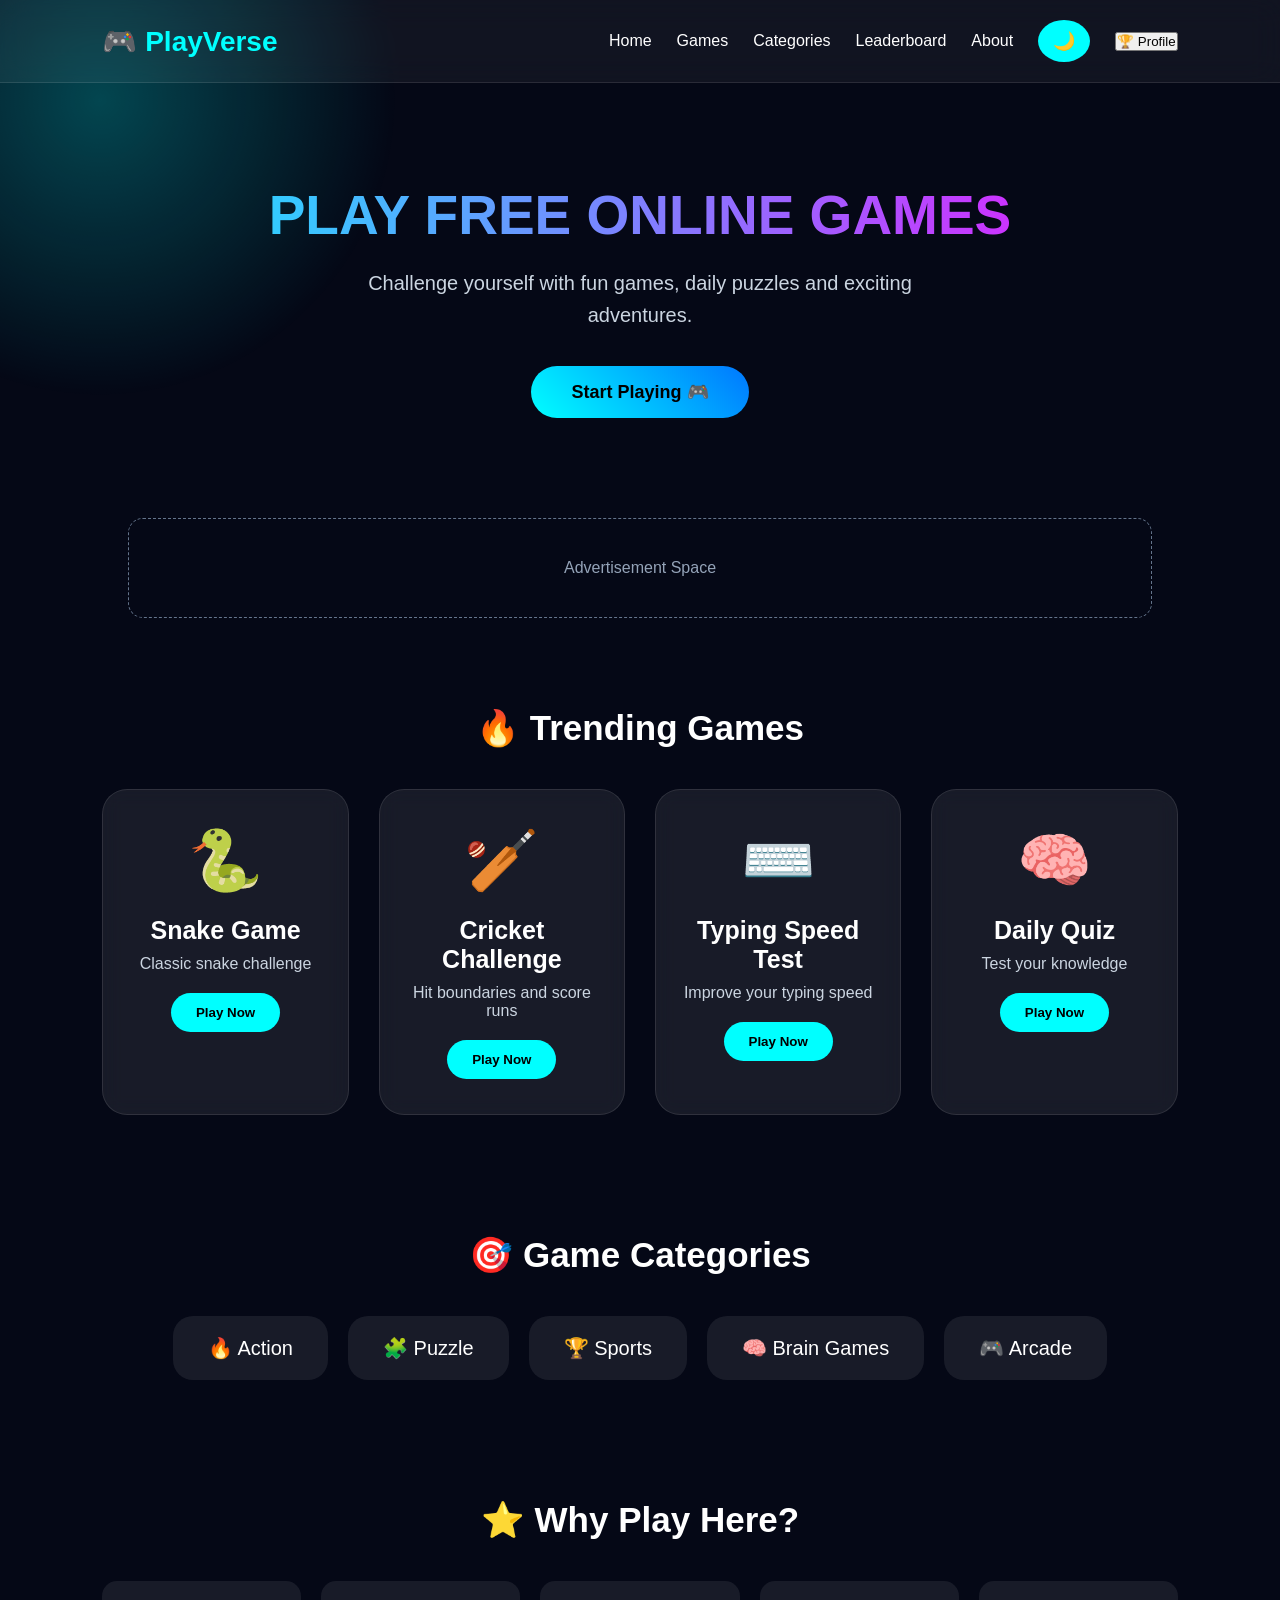
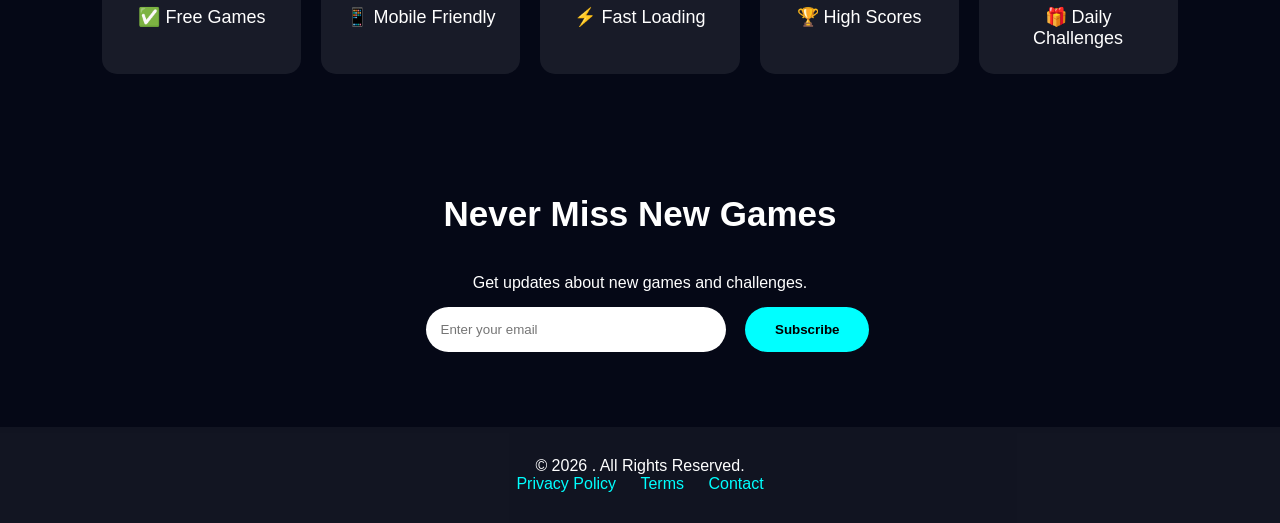
<file: index.html>
<!DOCTYPE html>
<html lang="en">

<head>

<meta charset="UTF-8">
<meta name="viewport" content="width=device-width, initial-scale=1.0">

<title>PlayVerse - Free Online Games</title>

<meta name="description" content="Play free online games including puzzles, arcade, sports, brain games and daily challenges.">

<meta name="keywords" content="free online games, browser games, puzzle games, arcade games, cricket games">

<link rel="stylesheet" href="css/style.css">

</head>


<body>


<!-- HEADER -->

<header>

<div class="logo">
🎮 PlayVerse
</div>


<nav>

<a href="#">Home</a>
<a href="#games">Games</a>
<a href="#categories">Categories</a>
<a href="#">Leaderboard</a>
<a href="#">About</a>

<button id="themeToggle">
🌙
</button>

  <a href="profile/index.html">

<button>
🏆 Profile
</button>

</a>

</nav>


</header>



<!-- HERO SECTION -->


<section class="hero">


<h1>
PLAY FREE ONLINE GAMES
</h1>


<p>
Challenge yourself with fun games,
daily puzzles and exciting adventures.
</p>


<button class="play-btn">
Start Playing 🎮
</button>


</section>




<!-- ADVERTISEMENT AREA -->


<div class="ad-box">

Advertisement Space

</div>





<!-- TRENDING GAMES -->


<section id="games">


<h2>
🔥 Trending Games
</h2>



<div class="game-container">



<div class="game-card">

<div class="game-icon">
🐍
</div>

<h3>
Snake Game
</h3>

<p>
Classic snake challenge
</p>

<a href="snake/index.html">
<button>
Play Now
</button>
</a>

</div>




<div class="game-card">

<div class="game-icon">
🏏
</div>

<h3>
Cricket Challenge
</h3>

<p>
Hit boundaries and score runs
</p>

<a href="cricket/index.html">

<button>
Play Now
</button>

</a>

</div>





<div class="game-card">

<div class="game-icon">
⌨️
</div>

<h3>
Typing Speed Test
</h3>

<p>
Improve your typing speed
</p>

<a href="typing/index.html">

<button>
Play Now
</button>

</a>

</div>





<div class="game-card">

<div class="game-icon">
🧠
</div>

<h3>
Daily Quiz
</h3>

<p>
Test your knowledge
</p>

<a href="quiz/index.html">

<button>
Play Now
</button>

</a>

</div>



</div>


</section>






<!-- CATEGORIES -->


<section id="categories">


<h2>
🎯 Game Categories
</h2>



<div class="category-container">


<div class="category-card">
🔥 Action
</div>


<div class="category-card">
🧩 Puzzle
</div>


<div class="category-card">
🏆 Sports
</div>


<div class="category-card">
🧠 Brain Games
</div>


<div class="category-card">
🎮 Arcade
</div>


</div>


</section>







<!-- FEATURES -->


<section class="features">


<h2>
⭐ Why Play Here?
</h2>



<div class="feature-container">


<div>
✅ Free Games
</div>


<div>
📱 Mobile Friendly
</div>


<div>
⚡ Fast Loading
</div>


<div>
🏆 High Scores
</div>


<div>
🎁 Daily Challenges
</div>


</div>


</section>







<!-- NEWSLETTER -->


<section class="newsletter">


<h2>
Never Miss New Games
</h2>


<p>
Get updates about new games and challenges.
</p>


<input type="email" placeholder="Enter your email">


<button>
Subscribe
</button>


</section>








<!-- FOOTER -->


<footer>


<p>
© 2026 . All Rights Reserved.
</p>


<div>

<a href="#">
Privacy Policy
</a>


<a href="#">
Terms
</a>


<a href="#">
Contact
</a>


</div>


</footer>





<script src="js/script.js"></script>


</body>

</html>
</file>
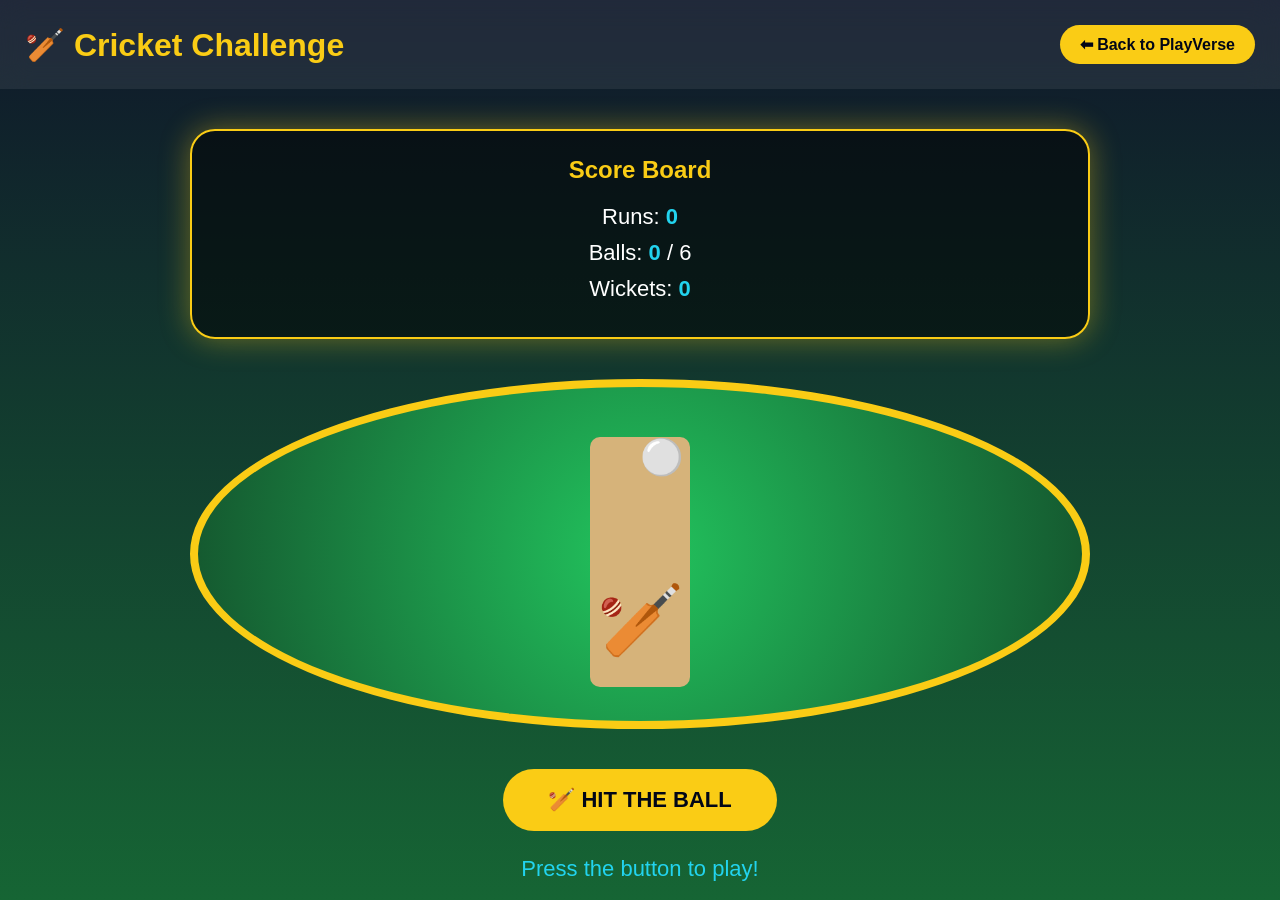
<file: cricket/index.html>
<!DOCTYPE html>
<html lang="en">

<head>

<meta charset="UTF-8">

<meta name="viewport" content="width=device-width, initial-scale=1.0">


<title>Cricket Game - PlayVerse</title>


<meta name="description" content="Play a free online cricket game. Hit sixes, score runs and beat your high score.">


<link rel="stylesheet" href="style.css">


</head>


<body>


<header>


<h1>
🏏 Cricket Challenge
</h1>


<a href="../index.html">
⬅ Back to PlayVerse
</a>


</header>





<section class="stadium">


<div class="scoreboard">


<h2>
Score Board
</h2>


<p>
Runs:
<span id="runs">
0
</span>
</p>


<p>
Balls:
<span id="balls">
0
</span>
/
6
</p>


<p>
Wickets:
<span id="wickets">
0
</span>
</p>


</div>





<div class="ground">


<div class="player">

🏏

</div>


<div class="ball">

⚪

</div>


</div>





<button id="batButton">

🏏 HIT THE BALL

</button>





<div id="message">

Press the button to play!

</div>



</section>






<script src="script.js"></script>


</body>

</html>
</file>
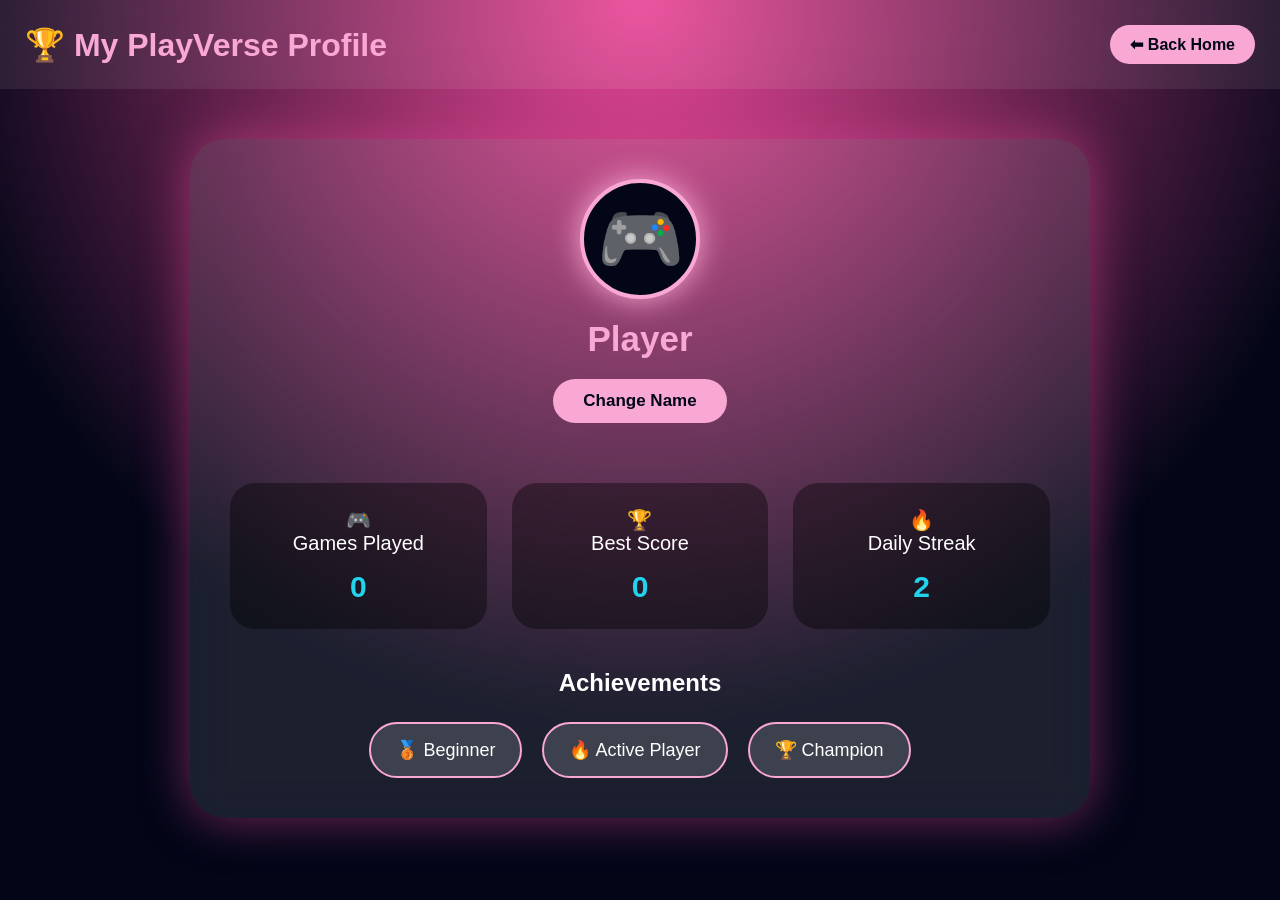
<file: profile/index.html>
<!DOCTYPE html>

<html lang="en">

<head>


<meta charset="UTF-8">


<meta name="viewport" content="width=device-width, initial-scale=1.0">


<title>Player Profile - PlayVerse</title>


<meta name="description" content="View your PlayVerse gaming profile, scores and achievements.">


<link rel="stylesheet" href="style.css">


</head>


<body>



<header>


<h1>
🏆 My PlayVerse Profile
</h1>


<a href="../index.html">
⬅ Back Home
</a>


</header>





<section class="profile-box">


<div class="avatar">
🎮
</div>



<h2 id="playerName">
Player
</h2>



<button id="changeName">

Change Name

</button>





<div class="stats">


<div>

🎮
<br>

Games Played

<h2 id="gamesPlayed">
0
</h2>

</div>



<div>

🏆
<br>

Best Score

<h2 id="bestScore">
0
</h2>

</div>




<div>

🔥
<br>

Daily Streak

<h2 id="streak">
0
</h2>

</div>


</div>






<h2>
Achievements
</h2>



<div id="badges">


<div class="badge">
🥉 Beginner
</div>


<div class="badge">
🔥 Active Player
</div>


<div class="badge">
🏆 Champion
</div>


</div>




</section>






<script src="script.js"></script>


</body>

</html>
</file>
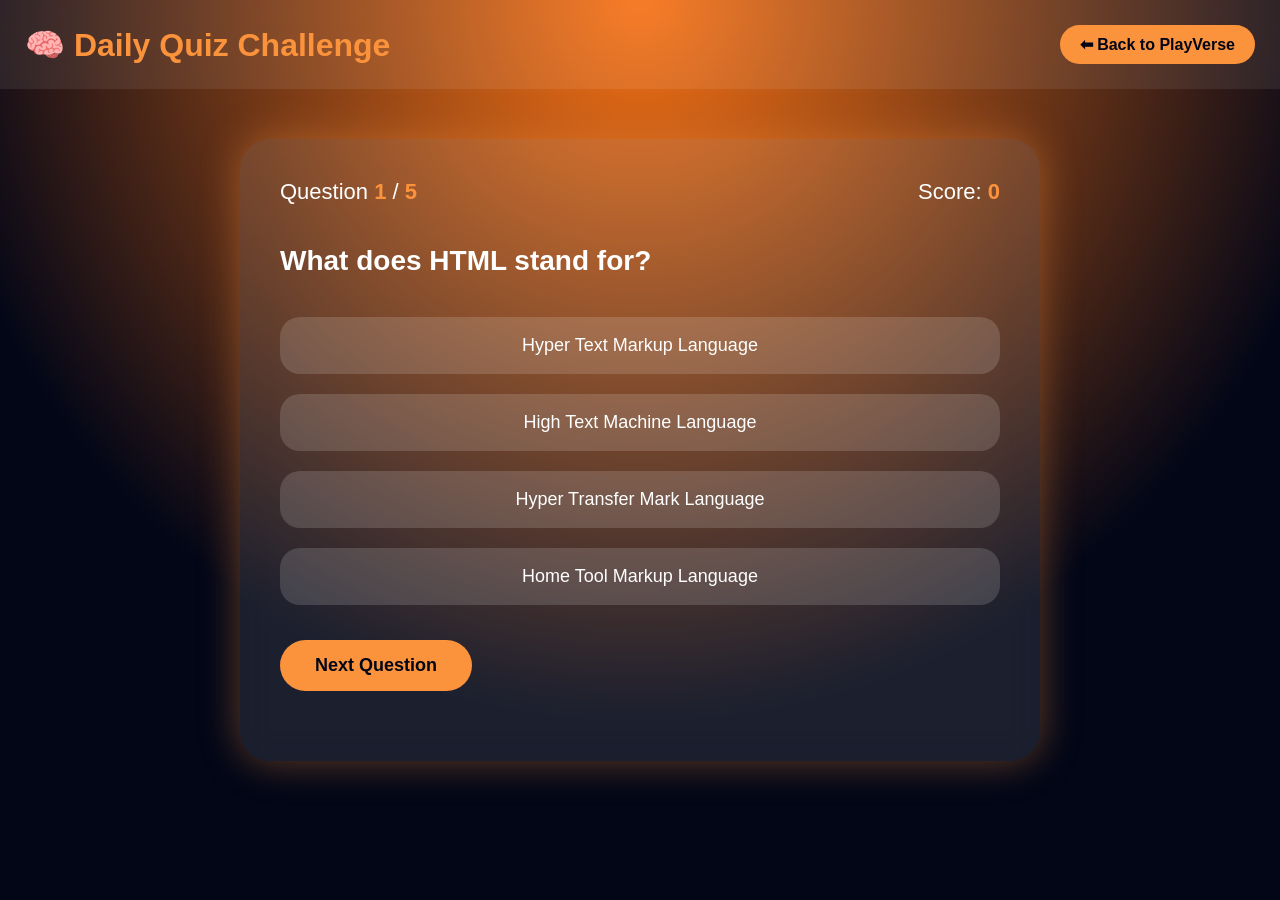
<file: quiz/index.html>
<!DOCTYPE html>
<html lang="en">

<head>

<meta charset="UTF-8">

<meta name="viewport" content="width=device-width, initial-scale=1.0">

<title>Daily Quiz Game - PlayVerse</title>

<meta name="description" content="Play daily quiz games and test your knowledge.">

<link rel="stylesheet" href="style.css">

</head>


<body>


<header>


<h1>
🧠 Daily Quiz Challenge
</h1>


<a href="../index.html">
⬅ Back to PlayVerse
</a>


</header>





<div class="quiz-container">



<div class="quiz-header">


<div>
Question

<span id="questionNumber">
1
</span>
/
<span id="totalQuestions">
5
</span>

</div>



<div>

Score:

<span id="score">
0
</span>

</div>


</div>







<h2 id="question">

Loading Question...

</h2>







<div id="options">


<button class="option">
Option 1
</button>


<button class="option">
Option 2
</button>


<button class="option">
Option 3
</button>


<button class="option">
Option 4
</button>


</div>






<button id="nextBtn">

Next Question

</button>






<div id="result">


</div>





<button id="restartBtn">

Play Again

</button>



</div>






<script src="script.js"></script>


</body>

</html>
</file>
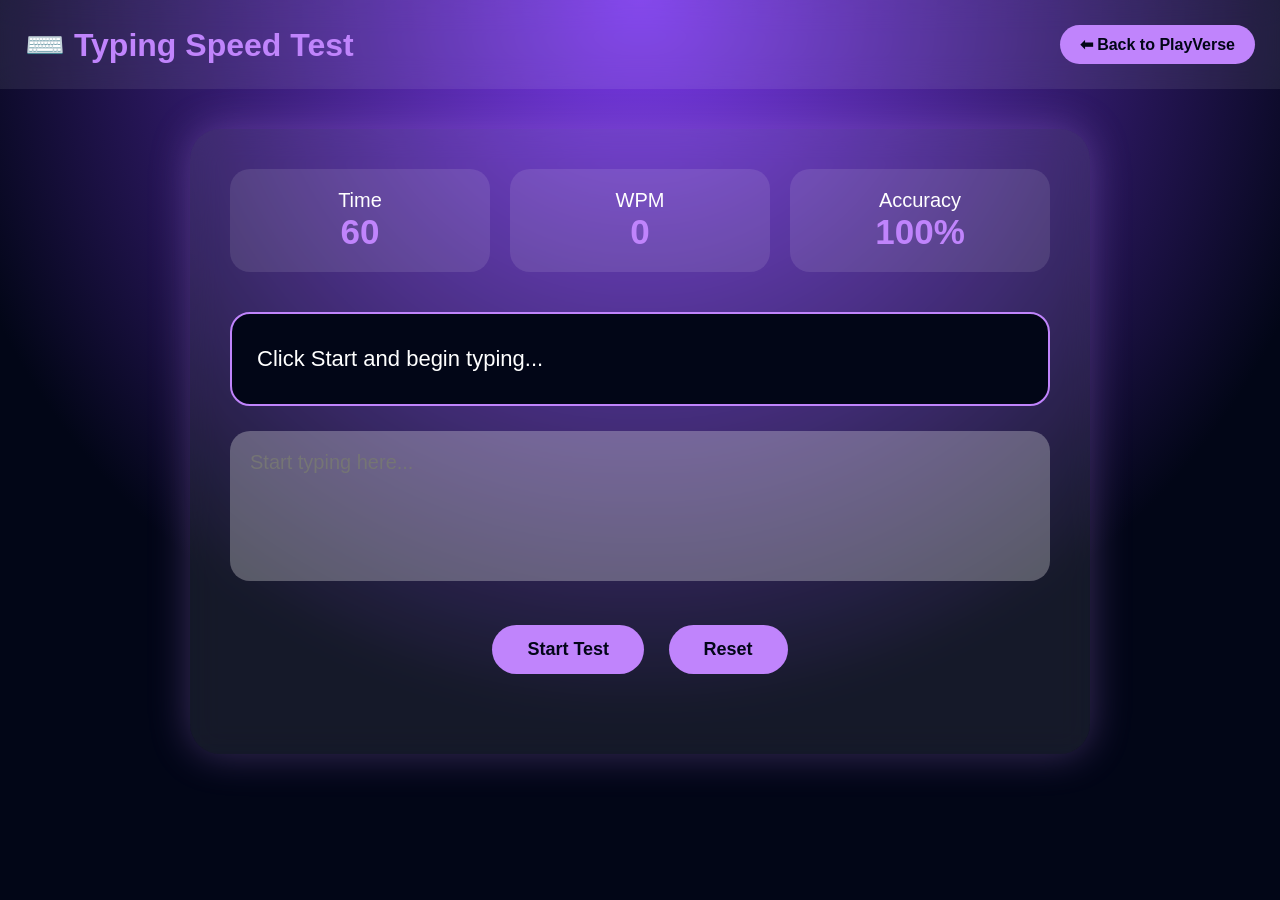
<file: typing/index.html>
<!DOCTYPE html>
<html lang="en">

<head>

<meta charset="UTF-8">

<meta name="viewport" content="width=device-width, initial-scale=1.0">

<title>Typing Speed Test - PlayVerse</title>

<meta name="description" content="Test your typing speed, accuracy and words per minute online.">

<link rel="stylesheet" href="style.css">

</head>


<body>


<header>

<h1>
⌨️ Typing Speed Test
</h1>


<a href="../index.html">
⬅ Back to PlayVerse
</a>


</header>



<section class="container">


<div class="stats">


<div>
Time
<br>
<span id="time">
60
</span>
</div>



<div>
WPM
<br>
<span id="wpm">
0
</span>
</div>



<div>
Accuracy
<br>
<span id="accuracy">
100%
</span>
</div>



</div>





<div id="textDisplay">

Click Start and begin typing...

</div>




<textarea 
id="typingArea"
placeholder="Start typing here..."
disabled>
</textarea>




<div class="buttons">


<button id="startBtn">
Start Test
</button>


<button id="resetBtn">
Reset
</button>


</div>




<div id="result">

</div>


</section>




<script src="script.js"></script>


</body>

</html>
</file>
<file: css/style.css>
/* ================================
   PLAYVERSE GAMING WEBSITE
   MAIN STYLE FILE
================================ */


/* RESET */

*{
    margin:0;
    padding:0;
    box-sizing:border-box;
    font-family:'Segoe UI',Arial,sans-serif;
}


html{
    scroll-behavior:smooth;
}



body{

    background:#050816;
    color:white;
    min-height:100vh;

    overflow-x:hidden;

}




/* ANIMATED BACKGROUND */


body::before{

    content:"";
    position:fixed;

    width:600px;
    height:600px;

    background:
    radial-gradient(circle,
    rgba(0,255,255,0.25),
    transparent 70%);

    top:-200px;
    left:-200px;

    animation:
    moveGlow 8s infinite alternate;

    z-index:-1;

}



@keyframes moveGlow{

from{

transform:translate(0,0);

}

to{

transform:translate(400px,300px);

}

}





/* HEADER */


header{

width:100%;
padding:20px 8%;

display:flex;

justify-content:space-between;

align-items:center;

background:rgba(255,255,255,0.05);

backdrop-filter:blur(15px);

position:sticky;

top:0;

z-index:1000;

border-bottom:1px solid rgba(255,255,255,0.1);

}




.logo{

font-size:28px;

font-weight:800;

color:#00ffff;

}





nav{

display:flex;

align-items:center;

gap:25px;

}



nav a{

color:white;

text-decoration:none;

font-size:16px;

transition:.3s;

}



nav a:hover{

color:#00ffff;

}




#themeToggle{

background:#00ffff;

border:none;

padding:10px 15px;

border-radius:50%;

cursor:pointer;

font-size:18px;

}





/* HERO */


.hero{

text-align:center;

padding:100px 20px 70px;

}



.hero h1{

font-size:55px;

background:linear-gradient(
90deg,
#00ffff,
#ff00ff
);

-webkit-background-clip:text;

color:transparent;

margin-bottom:20px;

}



.hero p{

font-size:20px;

color:#cbd5e1;

max-width:650px;

margin:auto;

line-height:1.6;

}



.play-btn{

margin-top:35px;

padding:15px 40px;

font-size:18px;

border:none;

border-radius:30px;

background:linear-gradient(
45deg,
#00ffff,
#0077ff
);

color:black;

font-weight:bold;

cursor:pointer;

transition:.3s;

}


.play-btn:hover{

transform:scale(1.08);

box-shadow:0 0 30px #00ffff;

}





/* ADS */


.ad-box{


width:80%;

height:100px;

margin:30px auto;

display:flex;

align-items:center;

justify-content:center;


border:1px dashed #64748b;

color:#94a3b8;

border-radius:15px;


}




/* SECTION */


section{

padding:60px 8%;

}



section h2{

text-align:center;

font-size:35px;

margin-bottom:40px;

}





/* GAME CARDS */


.game-container{


display:grid;

grid-template-columns:

repeat(auto-fit,minmax(240px,1fr));

gap:30px;


}




.game-card{


background:

rgba(255,255,255,0.08);


border-radius:25px;


padding:35px 20px;


text-align:center;


backdrop-filter:blur(10px);


border:1px solid rgba(255,255,255,.1);


transition:.4s;


}



.game-card:hover{


transform:
translateY(-10px);


box-shadow:

0 0 35px rgba(0,255,255,.4);


}




.game-icon{


font-size:60px;

margin-bottom:20px;

}




.game-card h3{


font-size:25px;

margin-bottom:10px;

}



.game-card p{


color:#cbd5e1;

margin-bottom:20px;

}



.game-card button{


padding:12px 25px;

border:none;

border-radius:20px;


background:#00ffff;


cursor:pointer;

font-weight:bold;


}





/* CATEGORY */


.category-container{


display:flex;

flex-wrap:wrap;

justify-content:center;

gap:20px;

}



.category-card{


padding:20px 35px;


background:rgba(255,255,255,.08);


border-radius:20px;


font-size:20px;


transition:.3s;


}


.category-card:hover{

background:#00ffff;

color:black;

transform:scale(1.05);

}





/* FEATURES */


.feature-container{


display:grid;

grid-template-columns:

repeat(auto-fit,minmax(180px,1fr));


gap:20px;

}



.feature-container div{


padding:25px;


background:

rgba(255,255,255,.08);


border-radius:15px;


text-align:center;


font-size:18px;


}





/* NEWSLETTER */


.newsletter{


text-align:center;

}



.newsletter input{


padding:15px;

width:300px;

max-width:90%;

border:none;

border-radius:25px;

margin:15px;


}




.newsletter button{


padding:15px 30px;

border:none;

border-radius:25px;

background:#00ffff;

cursor:pointer;

font-weight:bold;

}





/* FOOTER */


footer{


padding:30px;

text-align:center;

background:rgba(255,255,255,.05);


}


footer a{


color:#00ffff;

margin:10px;

text-decoration:none;

}




/* MOBILE DESIGN */


@media(max-width:768px){


header{


flex-direction:column;

gap:20px;


}


nav{


flex-wrap:wrap;

justify-content:center;

}



.hero h1{


font-size:35px;


}


.hero p{

font-size:17px;

}



section{

padding:40px 5%;

}



}
</file>
<file: cricket/style.css>
/* =====================================
   PLAYVERSE - CRICKET GAME STYLE
===================================== */


*{
    margin:0;
    padding:0;
    box-sizing:border-box;
    font-family:'Segoe UI',Arial,sans-serif;
}



body{

    min-height:100vh;

    background:

    linear-gradient(
    to bottom,
    #0f172a,
    #166534
    );


    color:white;


    display:flex;

    flex-direction:column;

    align-items:center;


}




/* HEADER */


header{


    width:100%;


    padding:25px;


    display:flex;


    justify-content:space-between;


    align-items:center;


    background:

    rgba(255,255,255,.08);


    backdrop-filter:blur(15px);


}




header h1{


    color:#facc15;


    font-size:32px;


}



header a{


    background:#facc15;


    color:#020617;


    padding:10px 20px;


    border-radius:25px;


    text-decoration:none;


    font-weight:bold;


}






/* STADIUM */


.stadium{


    width:90%;


    max-width:900px;


    margin-top:40px;


    text-align:center;


}





/* SCOREBOARD */


.scoreboard{


    background:

    rgba(0,0,0,.5);


    padding:25px;


    border-radius:25px;


    border:

    2px solid #facc15;


    margin-bottom:40px;


    box-shadow:

    0 0 30px rgba(250,204,21,.4);


}



.scoreboard h2{


    color:#facc15;


    margin-bottom:20px;


}



.scoreboard p{


    font-size:22px;


    margin:10px;


}



.scoreboard span{


    color:#22d3ee;


    font-weight:bold;


}





/* CRICKET GROUND */


.ground{


    height:350px;


    background:

    radial-gradient(
    circle,
    #22c55e,
    #14532d
    );


    border-radius:50%;


    position:relative;


    overflow:hidden;


    border:

    8px solid #facc15;


}





/* PITCH */


.ground::before{


    content:"";


    position:absolute;


    width:100px;


    height:250px;


    background:#d6b37a;


    top:50px;


    left:50%;


    transform:translateX(-50%);


    border-radius:10px;


}






/* BAT PLAYER */


.player{


    position:absolute;


    bottom:60px;


    left:50%;


    transform:translateX(-50%);


    font-size:70px;


    z-index:2;


    transition:.3s;


}





/* BALL */


.ball{


    position:absolute;


    top:50px;


    left:50%;


    font-size:35px;


    animation:

    ballMove 2s infinite;


}





@keyframes ballMove{


0%{


top:50px;


}



100%{


top:250px;


}


}







/* BUTTON */


#batButton{


    margin-top:40px;


    padding:18px 45px;


    border:none;


    border-radius:40px;


    background:#facc15;


    color:#020617;


    font-size:22px;


    font-weight:bold;


    cursor:pointer;


    transition:.3s;


}



#batButton:hover{


    transform:scale(1.1);


    box-shadow:

    0 0 30px #facc15;


}





/* MESSAGE */


#message{


    margin-top:25px;


    font-size:22px;


    color:#22d3ee;


}






/* MOBILE */


@media(max-width:700px){


header{


    flex-direction:column;


    gap:15px;


}



.ground{


    height:280px;


}



.player{


    font-size:55px;


}



#batButton{


    width:90%;


}



}
</file>
<file: profile/style.css>
/* =====================================
   PLAYVERSE - PLAYER PROFILE STYLE
===================================== */


*{

    margin:0;
    padding:0;
    box-sizing:border-box;
    font-family:'Segoe UI',Arial,sans-serif;

}



body{

    min-height:100vh;

    background:

    radial-gradient(circle at top,
    #ec4899,
    #020617 65%);

    color:white;

    display:flex;

    flex-direction:column;

    align-items:center;

}






/* HEADER */


header{


    width:100%;


    padding:25px;


    display:flex;


    justify-content:space-between;


    align-items:center;


    background:

    rgba(255,255,255,.08);


    backdrop-filter:blur(15px);


}



header h1{


    color:#f9a8d4;


    font-size:32px;


}




header a{


    text-decoration:none;


    background:#f9a8d4;


    color:#020617;


    padding:10px 20px;


    border-radius:25px;


    font-weight:bold;


}







/* PROFILE CARD */


.profile-box{


    width:90%;


    max-width:900px;


    margin-top:50px;


    padding:40px;


    text-align:center;



    background:

    rgba(255,255,255,.1);



    backdrop-filter:blur(20px);



    border-radius:35px;



    box-shadow:

    0 0 50px rgba(236,72,153,.5);


}






/* AVATAR */


.avatar{


    width:120px;


    height:120px;


    margin:auto;


    display:flex;


    justify-content:center;


    align-items:center;



    font-size:70px;



    background:#020617;



    border-radius:50%;



    border:

    4px solid #f9a8d4;



    box-shadow:

    0 0 30px #f9a8d4;


}





#playerName{


    margin-top:20px;


    color:#f9a8d4;


    font-size:35px;


}





button{


    margin:20px;


    padding:12px 30px;


    border:none;


    border-radius:30px;


    background:#f9a8d4;


    color:#020617;


    font-size:17px;


    font-weight:bold;


    cursor:pointer;


    transition:.3s;


}




button:hover{


    transform:scale(1.1);


    box-shadow:

    0 0 25px #f9a8d4;


}






/* STATS */


.stats{


    display:grid;


    grid-template-columns:

    repeat(3,1fr);



    gap:25px;



    margin:40px 0;


}




.stats div{


    background:

    rgba(0,0,0,.4);



    padding:25px;



    border-radius:25px;



    font-size:20px;


}



.stats h2{


    color:#22d3ee;


    margin-top:15px;


}






/* BADGES */


#badges{


    display:flex;


    justify-content:center;


    gap:20px;


    flex-wrap:wrap;


    margin-top:25px;


}




.badge{


    padding:15px 25px;


    background:

    rgba(255,255,255,.15);



    border-radius:30px;



    font-size:18px;


    border:

    2px solid #f9a8d4;


}





/* MOBILE */


@media(max-width:700px){


header{


    flex-direction:column;


    gap:15px;


}



.profile-box{


    padding:25px;


}



.stats{


    grid-template-columns:1fr;


}



#playerName{


    font-size:28px;


}


}
</file>
<file: quiz/style.css>
/* =====================================
   PLAYVERSE - DAILY QUIZ GAME STYLE
===================================== */


*{
    margin:0;
    padding:0;
    box-sizing:border-box;
    font-family:'Segoe UI',Arial,sans-serif;
}



body{

    min-height:100vh;

    background:
    radial-gradient(circle at top,
    #f97316,
    #020617 65%);

    color:white;

    display:flex;

    flex-direction:column;

    align-items:center;

}






/* HEADER */


header{

    width:100%;

    padding:25px;

    display:flex;

    justify-content:space-between;

    align-items:center;

    background:
    rgba(255,255,255,0.08);

    backdrop-filter:blur(15px);

}



header h1{

    font-size:32px;

    color:#fb923c;

}



header a{

    text-decoration:none;

    background:#fb923c;

    color:#020617;

    padding:10px 20px;

    border-radius:25px;

    font-weight:bold;

}







/* QUIZ CONTAINER */


.quiz-container{


    width:90%;

    max-width:800px;


    margin-top:50px;


    padding:40px;


    background:

    rgba(255,255,255,.1);


    backdrop-filter:blur(15px);


    border-radius:30px;


    box-shadow:

    0 0 40px rgba(251,146,60,.4);


}





/* QUIZ HEADER */


.quiz-header{


    display:flex;

    justify-content:space-between;


    font-size:22px;


    margin-bottom:35px;


}



.quiz-header span{

    color:#fb923c;

    font-weight:bold;

}






/* QUESTION */


#question{


    font-size:28px;

    margin-bottom:35px;

    line-height:1.5;


}






/* OPTIONS */


#options{


    display:grid;


    gap:20px;


}





.option{


    width:100%;


    padding:18px;


    border:none;


    border-radius:20px;


    background:

    rgba(255,255,255,.15);


    color:white;


    font-size:18px;


    cursor:pointer;


    transition:.3s;


}




.option:hover{


    background:#fb923c;


    color:#020617;


    transform:translateX(10px);


}




.correct{


    background:#22c55e!important;

    color:white;

}



.wrong{


    background:#ef4444!important;

    color:white;

}







/* BUTTONS */


#nextBtn,
#restartBtn{


    margin-top:35px;


    padding:15px 35px;


    border:none;


    border-radius:30px;


    background:#fb923c;


    color:#020617;


    font-size:18px;


    font-weight:bold;


    cursor:pointer;


}



#nextBtn:hover,
#restartBtn:hover{


    transform:scale(1.08);


    box-shadow:

    0 0 25px #fb923c;


}







/* RESULT */


#result{


    text-align:center;


    margin-top:30px;


    font-size:24px;


    color:#22d3ee;


}





#restartBtn{


    display:none;

}





/* MOBILE */


@media(max-width:700px){


header{


    flex-direction:column;


    gap:15px;


}



.quiz-container{


    padding:25px;


}



#question{


    font-size:22px;


}



.quiz-header{


    flex-direction:column;

    gap:15px;


}



}
</file>
<file: typing/style.css>
/* =====================================
   PLAYVERSE - TYPING SPEED TEST STYLE
===================================== */


*{
    margin:0;
    padding:0;
    box-sizing:border-box;
    font-family:'Segoe UI',Arial,sans-serif;
}


body{

    min-height:100vh;

    background:
    radial-gradient(circle at top,
    #7c3aed,
    #020617 65%);

    color:white;

    display:flex;

    flex-direction:column;

    align-items:center;

}





/* HEADER */


header{

    width:100%;

    padding:25px;

    display:flex;

    justify-content:space-between;

    align-items:center;

    background:
    rgba(255,255,255,0.08);

    backdrop-filter:blur(15px);

}



header h1{

    color:#c084fc;

    font-size:32px;

}



header a{

    text-decoration:none;

    background:#c084fc;

    color:#020617;

    padding:10px 20px;

    border-radius:25px;

    font-weight:bold;

}





/* MAIN CONTAINER */


.container{

    width:90%;

    max-width:900px;

    margin-top:40px;

    padding:40px;


    background:

    rgba(255,255,255,.08);


    backdrop-filter:blur(15px);


    border-radius:30px;


    box-shadow:

    0 0 40px rgba(192,132,252,.3);


}





/* STATS */


.stats{


    display:grid;


    grid-template-columns:

    repeat(3,1fr);


    gap:20px;


    margin-bottom:40px;


}



.stats div{


    text-align:center;


    background:

    rgba(255,255,255,.1);


    padding:20px;


    border-radius:20px;


    font-size:20px;


}




.stats span{


    color:#c084fc;


    font-size:35px;


    font-weight:bold;


}





/* TEXT AREA */


#textDisplay{


    background:#020617;


    padding:25px;


    border-radius:20px;


    line-height:1.8;


    font-size:22px;


    margin-bottom:25px;


    border:

    2px solid #c084fc;


}





/* INPUT */


textarea{


    width:100%;


    height:150px;


    resize:none;


    padding:20px;


    font-size:20px;


    border-radius:20px;


    border:none;


    outline:none;


}





textarea:focus{


    box-shadow:

    0 0 20px #c084fc;


}





/* BUTTONS */


.buttons{


    text-align:center;


    margin-top:30px;


}



button{


    padding:14px 35px;


    margin:10px;


    border:none;


    border-radius:30px;


    background:#c084fc;


    color:#020617;


    font-size:18px;


    font-weight:bold;


    cursor:pointer;


    transition:.3s;


}



button:hover{


    transform:scale(1.08);


    box-shadow:

    0 0 25px #c084fc;


}





/* RESULT */


#result{


    text-align:center;


    margin-top:30px;


    font-size:22px;


    color:#22d3ee;


}






/* MOBILE */


@media(max-width:700px){


header{


    flex-direction:column;

    gap:15px;


}



.container{


    padding:20px;


}



.stats{


    grid-template-columns:1fr;


}



#textDisplay{


    font-size:18px;


}



textarea{


    font-size:16px;


}


}
</file>
